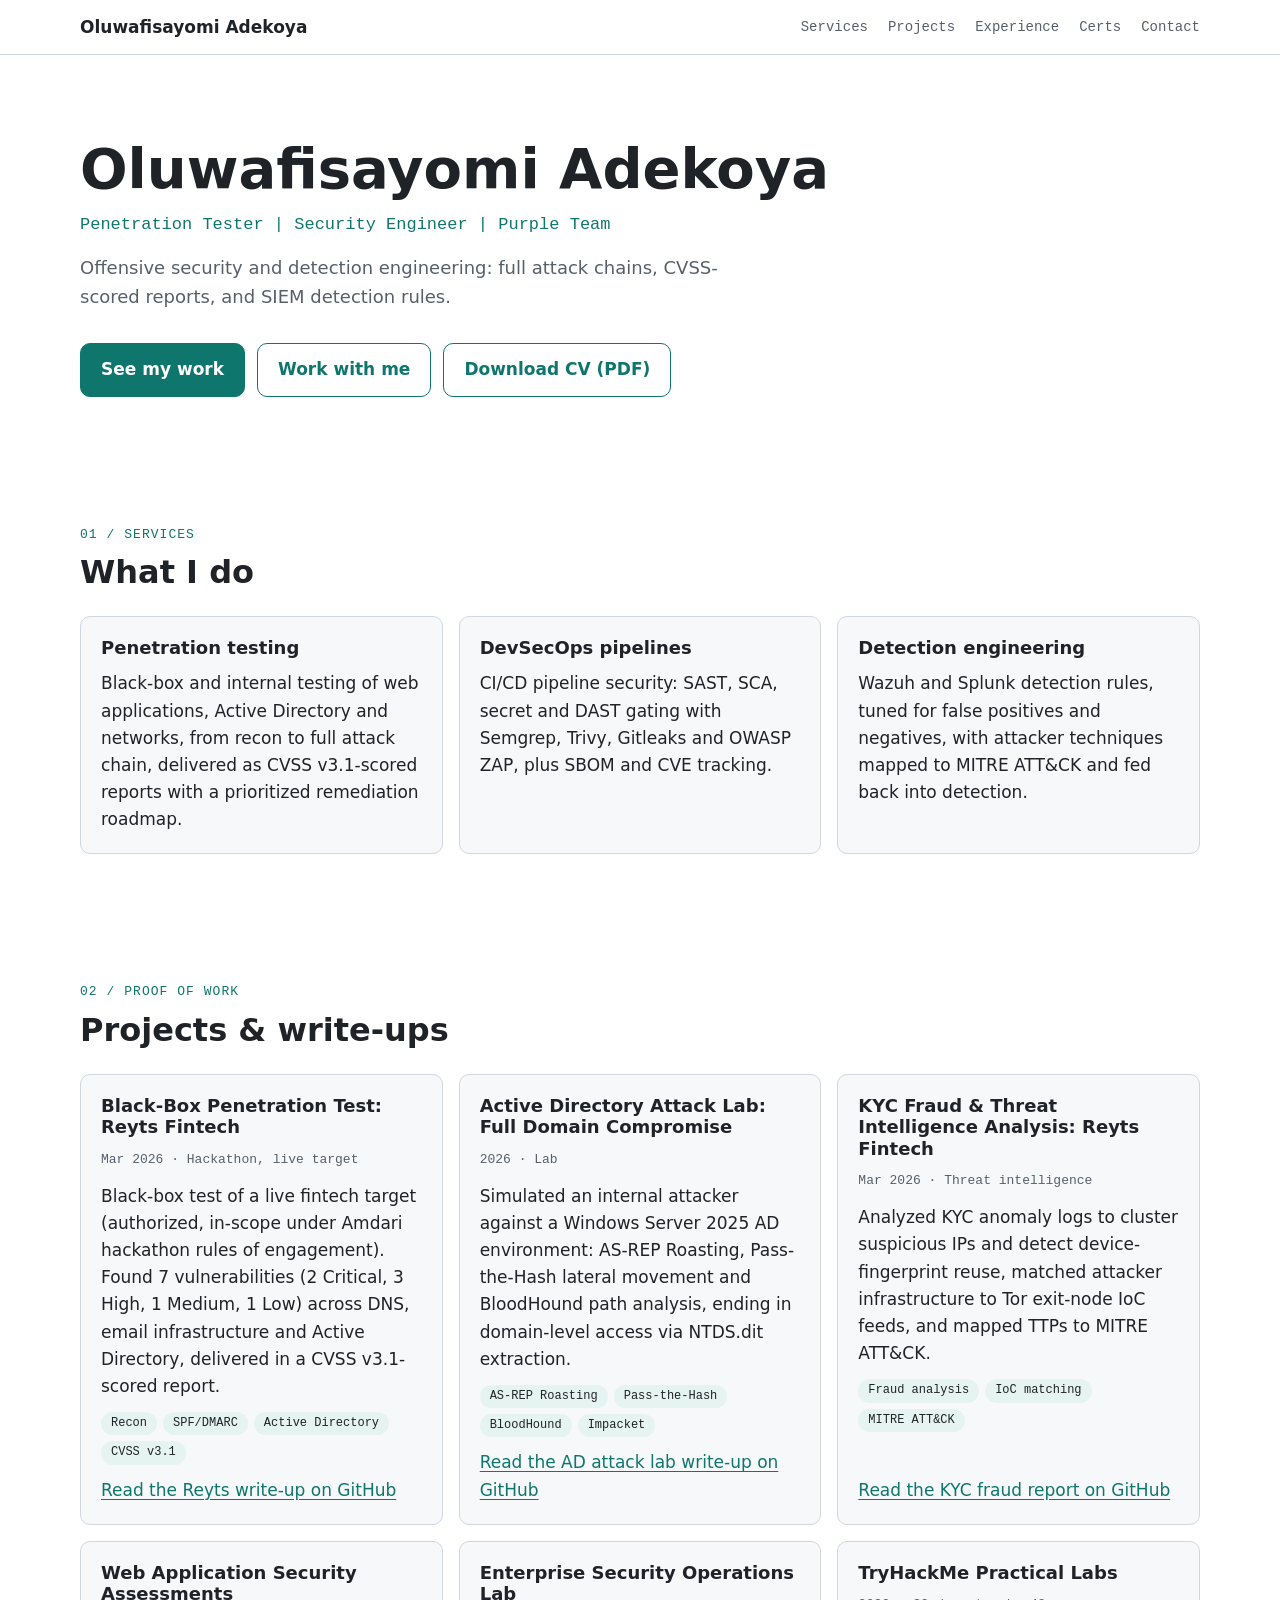
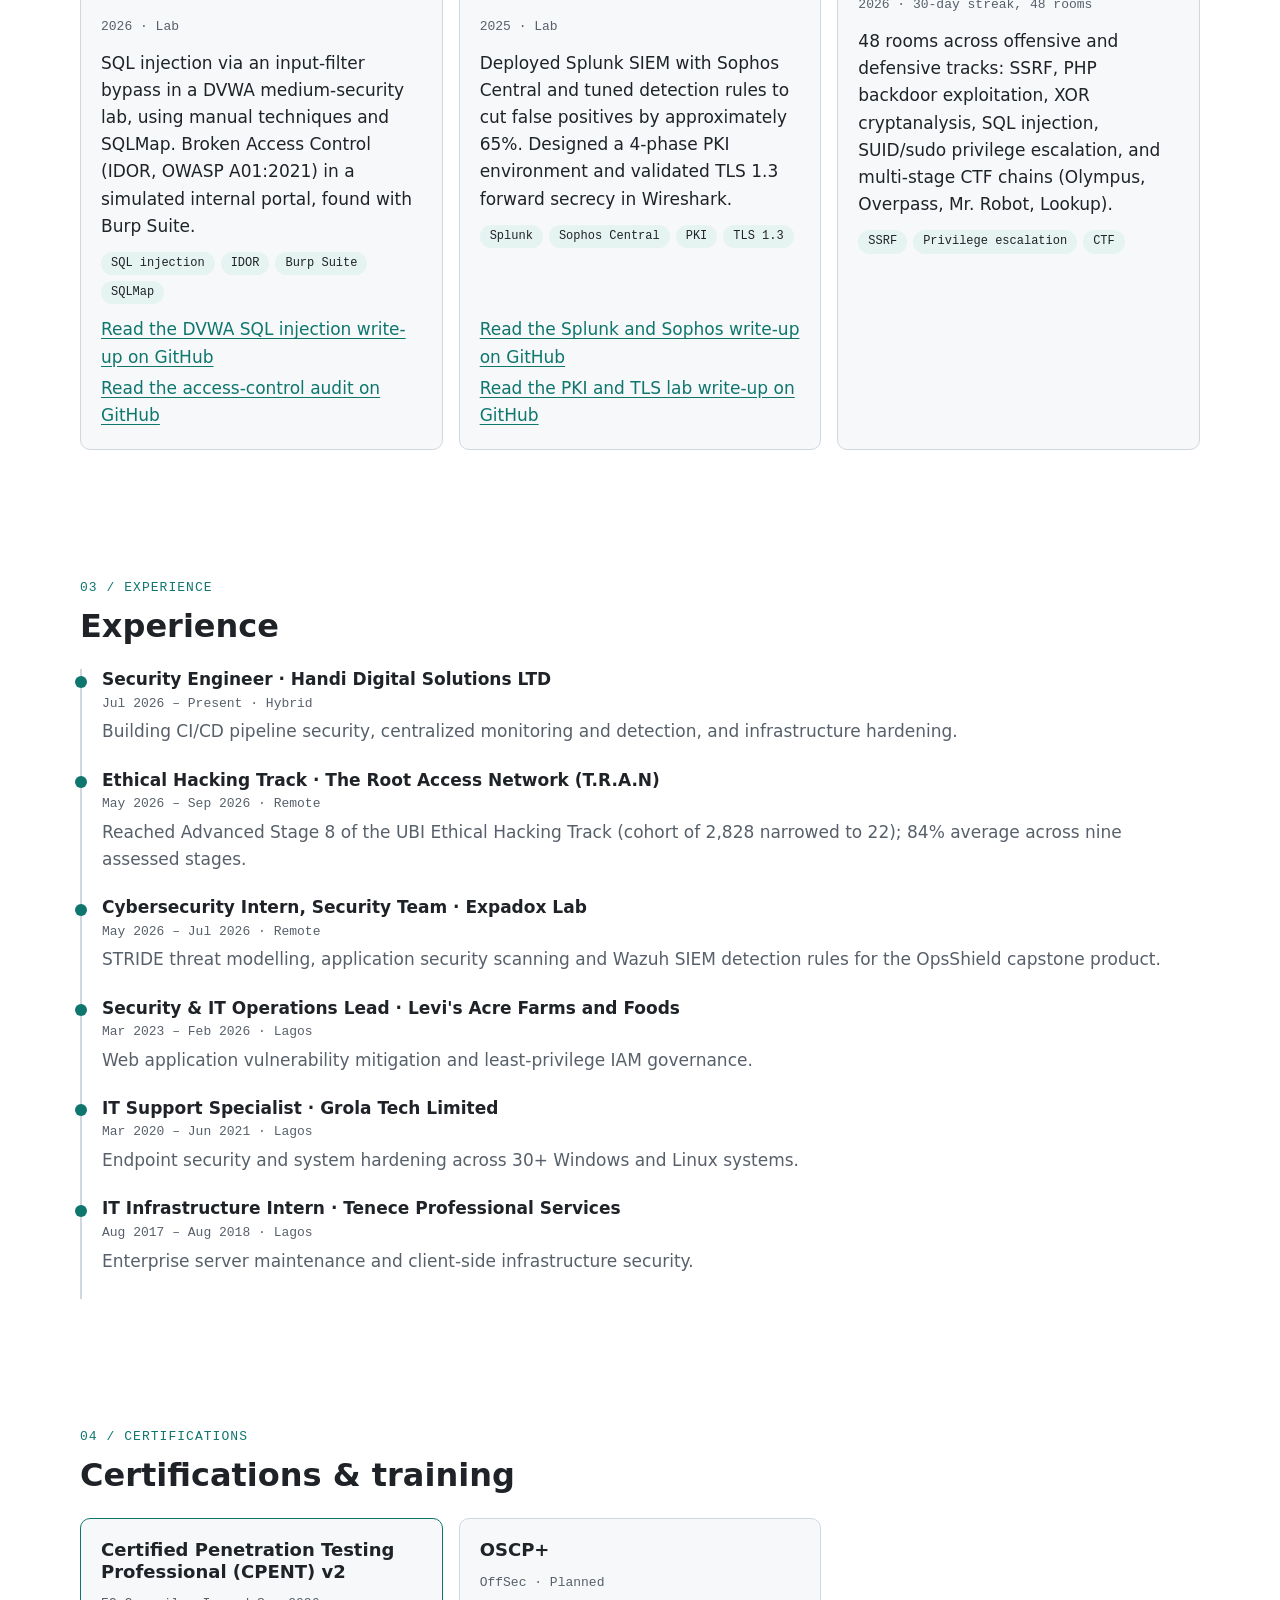
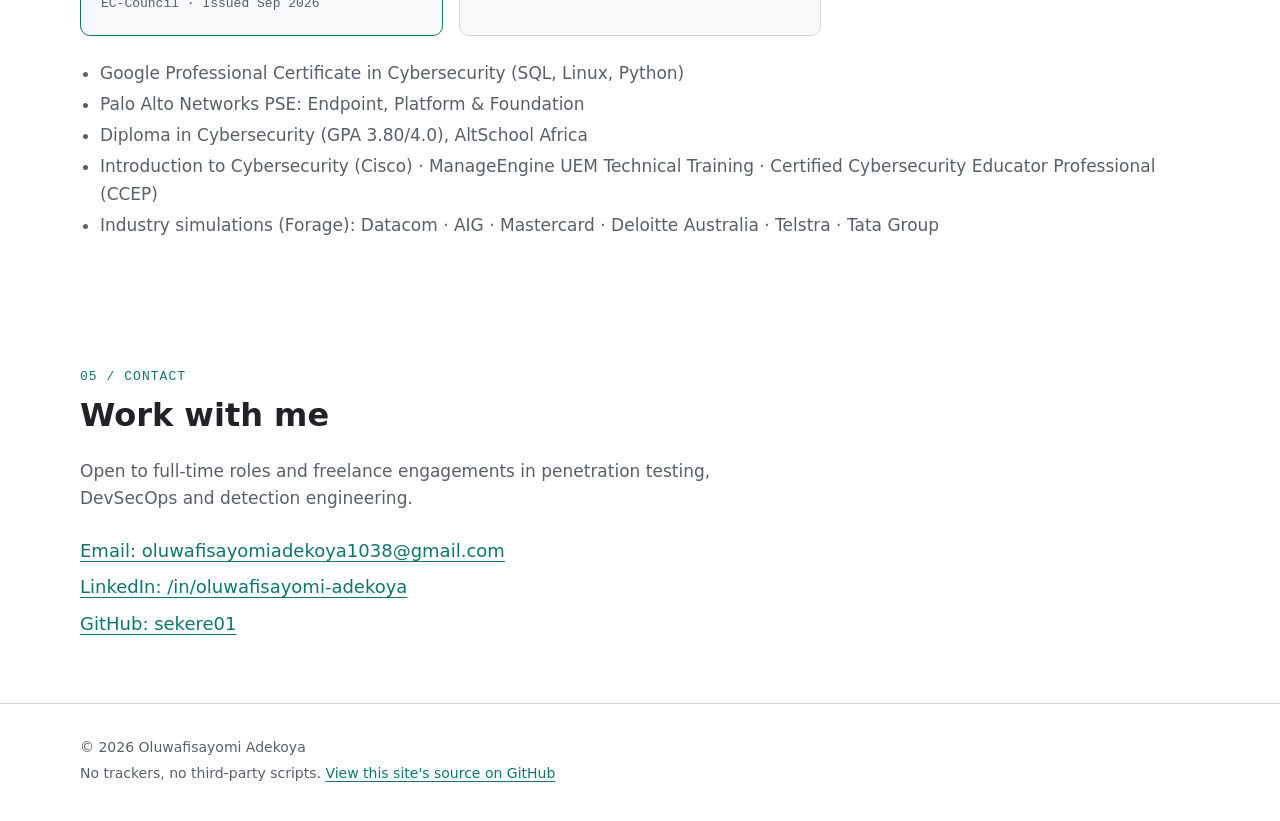
<file: site/index.html>
<!doctype html>
<html lang="en">
<head>
  <meta charset="utf-8">
  <meta http-equiv="Content-Security-Policy" content="default-src 'none'; style-src 'self'; img-src 'self'; font-src 'self'; base-uri 'none'; form-action 'none'">
  <meta name="viewport" content="width=device-width, initial-scale=1">
  <title>Oluwafisayomi Adekoya — Penetration Tester &amp; Security Engineer</title>
  <meta name="description" content="Penetration tester, security engineer and purple teamer. Full attack chains, CVSS-scored reports and SIEM detection rules. Open to full-time roles and freelance engagements.">
  <link rel="canonical" href="https://sekere01.github.io/">
  <link rel="icon" href="assets/favicon.svg" type="image/svg+xml">
  <link rel="stylesheet" href="styles.css">
  <meta property="og:type" content="website">
  <meta property="og:title" content="Oluwafisayomi Adekoya — Penetration Tester &amp; Security Engineer">
  <meta property="og:description" content="Offensive security and detection engineering: full attack chains, CVSS-scored reports, and SIEM detection rules.">
  <meta property="og:url" content="https://sekere01.github.io/">
  <meta property="og:image" content="https://sekere01.github.io/assets/og.png">
  <meta property="og:image:width" content="1200">
  <meta property="og:image:height" content="630">
  <meta property="og:image:alt" content="Oluwafisayomi Adekoya — Penetration Tester, Security Engineer, Purple Team">
  <meta name="twitter:card" content="summary_large_image">
</head>
<body>
  <a class="skip-link" href="#main">Skip to content</a>

  <header class="site-header">
    <div class="container header-inner">
      <a class="brand" href="#top">Oluwafisayomi Adekoya</a>
      <nav aria-label="Sections">
        <ul class="nav-list">
          <li><a href="#services">Services</a></li>
          <li><a href="#projects">Projects</a></li>
          <li><a href="#experience">Experience</a></li>
          <li><a href="#certifications">Certs</a></li>
          <li><a href="#contact">Contact</a></li>
        </ul>
      </nav>
    </div>
  </header>

  <main id="main">
    <section id="top" class="hero" aria-labelledby="hero-title">
      <div class="container">
        <h1 id="hero-title">Oluwafisayomi Adekoya</h1>
        <p class="headline">Penetration Tester | Security Engineer | Purple Team</p>
        <p class="pitch">Offensive security and detection engineering: full attack chains, CVSS-scored reports, and SIEM detection rules.</p>
        <div class="cta-row">
          <a class="button button-primary" href="#projects">See my work</a>
          <a class="button button-secondary" href="#contact">Work with me</a>
          <a class="button button-secondary" href="assets/Oluwafisayomi_Adekoya_CV.pdf" download>Download CV (PDF)</a>
        </div>
      </div>
    </section>

    <section id="services" aria-labelledby="services-title">
      <div class="container">
        <p class="section-label">01 / Services</p>
        <h2 id="services-title">What I do</h2>
        <div class="grid">
          <article class="card">
            <h3>Penetration testing</h3>
            <p>Black-box and internal testing of web applications, Active Directory and networks, from recon to full attack chain, delivered as CVSS v3.1-scored reports with a prioritized remediation roadmap.</p>
          </article>
          <article class="card">
            <h3>DevSecOps pipelines</h3>
            <p>CI/CD pipeline security: SAST, SCA, secret and DAST gating with Semgrep, Trivy, Gitleaks and OWASP ZAP, plus SBOM and CVE tracking.</p>
          </article>
          <article class="card">
            <h3>Detection engineering</h3>
            <p>Wazuh and Splunk detection rules, tuned for false positives and negatives, with attacker techniques mapped to MITRE ATT&amp;CK and fed back into detection.</p>
          </article>
        </div>
      </div>
    </section>

    <section id="projects" aria-labelledby="projects-title">
      <div class="container">
        <p class="section-label">02 / Proof of work</p>
        <h2 id="projects-title">Projects &amp; write-ups</h2>
        <div class="grid">
          <article class="card">
            <h3>Black-Box Penetration Test: Reyts Fintech</h3>
            <p class="meta">Mar 2026 · Hackathon, live target</p>
            <p>Black-box test of a live fintech target (authorized, in-scope under Amdari hackathon rules of engagement). Found 7 vulnerabilities (2 Critical, 3 High, 1 Medium, 1 Low) across DNS, email infrastructure and Active Directory, delivered in a CVSS v3.1-scored report.</p>
            <ul class="tags" aria-label="Techniques">
              <li>Recon</li><li>SPF/DMARC</li><li>Active Directory</li><li>CVSS v3.1</li>
            </ul>
            <div class="card-links">
              <a href="https://github.com/sekere01/Black-Box_Pentest_Reyts_Fintech">Read the Reyts write-up on GitHub</a>
            </div>
          </article>
          <article class="card">
            <h3>Active Directory Attack Lab: Full Domain Compromise</h3>
            <p class="meta">2026 · Lab</p>
            <p>Simulated an internal attacker against a Windows Server 2025 AD environment: AS-REP Roasting, Pass-the-Hash lateral movement and BloodHound path analysis, ending in domain-level access via NTDS.dit extraction.</p>
            <ul class="tags" aria-label="Techniques">
              <li>AS-REP Roasting</li><li>Pass-the-Hash</li><li>BloodHound</li><li>Impacket</li>
            </ul>
            <div class="card-links">
              <a href="https://github.com/sekere01/active-directory-attack-lab">Read the AD attack lab write-up on GitHub</a>
            </div>
          </article>
          <article class="card">
            <h3>KYC Fraud &amp; Threat Intelligence Analysis: Reyts Fintech</h3>
            <p class="meta">Mar 2026 · Threat intelligence</p>
            <p>Analyzed KYC anomaly logs to cluster suspicious IPs and detect device-fingerprint reuse, matched attacker infrastructure to Tor exit-node IoC feeds, and mapped TTPs to MITRE ATT&amp;CK.</p>
            <ul class="tags" aria-label="Techniques">
              <li>Fraud analysis</li><li>IoC matching</li><li>MITRE ATT&amp;CK</li>
            </ul>
            <div class="card-links">
              <a href="https://github.com/sekere01/KYC_FRAUD_REPORT">Read the KYC fraud report on GitHub</a>
            </div>
          </article>
          <article class="card">
            <h3>Web Application Security Assessments</h3>
            <p class="meta">2026 · Lab</p>
            <p>SQL injection via an input-filter bypass in a DVWA medium-security lab, using manual techniques and SQLMap. Broken Access Control (IDOR, OWASP A01:2021) in a simulated internal portal, found with Burp Suite.</p>
            <ul class="tags" aria-label="Techniques">
              <li>SQL injection</li><li>IDOR</li><li>Burp Suite</li><li>SQLMap</li>
            </ul>
            <div class="card-links">
              <a href="https://github.com/sekere01/DVWA-Medium-Level-SQL-Injection-Assessment">Read the DVWA SQL injection write-up on GitHub</a>
              <a href="https://github.com/sekere01/internal-portal-access-control-audit">Read the access-control audit on GitHub</a>
            </div>
          </article>
          <article class="card">
            <h3>Enterprise Security Operations Lab</h3>
            <p class="meta">2025 · Lab</p>
            <p>Deployed Splunk SIEM with Sophos Central and tuned detection rules to cut false positives by approximately 65%. Designed a 4-phase PKI environment and validated TLS 1.3 forward secrecy in Wireshark.</p>
            <ul class="tags" aria-label="Techniques">
              <li>Splunk</li><li>Sophos Central</li><li>PKI</li><li>TLS 1.3</li>
            </ul>
            <div class="card-links">
              <a href="https://github.com/sekere01/splunk-siem-sophos-integration">Read the Splunk and Sophos write-up on GitHub</a>
              <a href="https://github.com/sekere01/enterprise-pki-tls-ssh-security-lab">Read the PKI and TLS lab write-up on GitHub</a>
            </div>
          </article>
          <article class="card">
            <h3>TryHackMe Practical Labs</h3>
            <p class="meta">2026 · 30-day streak, 48 rooms</p>
            <p>48 rooms across offensive and defensive tracks: SSRF, PHP backdoor exploitation, XOR cryptanalysis, SQL injection, SUID/sudo privilege escalation, and multi-stage CTF chains (Olympus, Overpass, Mr. Robot, Lookup).</p>
            <ul class="tags" aria-label="Techniques">
              <li>SSRF</li><li>Privilege escalation</li><li>CTF</li>
            </ul>
          </article>
        </div>
      </div>
    </section>

    <section id="experience" aria-labelledby="experience-title">
      <div class="container">
        <p class="section-label">03 / Experience</p>
        <h2 id="experience-title">Experience</h2>
        <ol class="timeline" role="list">
          <li>
            <h3>Security Engineer · Handi Digital Solutions LTD</h3>
            <p class="meta">Jul 2026 – Present · Hybrid</p>
            <p>Building CI/CD pipeline security, centralized monitoring and detection, and infrastructure hardening.</p>
          </li>
          <li>
            <h3>Ethical Hacking Track · The Root Access Network (T.R.A.N)</h3>
            <p class="meta">May 2026 – Sep 2026 · Remote</p>
            <p>Reached Advanced Stage 8 of the UBI Ethical Hacking Track (cohort of 2,828 narrowed to 22); 84% average across nine assessed stages.</p>
          </li>
          <li>
            <h3>Cybersecurity Intern, Security Team · Expadox Lab</h3>
            <p class="meta">May 2026 – Jul 2026 · Remote</p>
            <p>STRIDE threat modelling, application security scanning and Wazuh SIEM detection rules for the OpsShield capstone product.</p>
          </li>
          <li>
            <h3>Security &amp; IT Operations Lead · Levi's Acre Farms and Foods</h3>
            <p class="meta">Mar 2023 – Feb 2026 · Lagos</p>
            <p>Web application vulnerability mitigation and least-privilege IAM governance.</p>
          </li>
          <li>
            <h3>IT Support Specialist · Grola Tech Limited</h3>
            <p class="meta">Mar 2020 – Jun 2021 · Lagos</p>
            <p>Endpoint security and system hardening across 30+ Windows and Linux systems.</p>
          </li>
          <li>
            <h3>IT Infrastructure Intern · Tenece Professional Services</h3>
            <p class="meta">Aug 2017 – Aug 2018 · Lagos</p>
            <p>Enterprise server maintenance and client-side infrastructure security.</p>
          </li>
        </ol>
      </div>
    </section>

    <section id="certifications" aria-labelledby="certifications-title">
      <div class="container">
        <p class="section-label">04 / Certifications</p>
        <h2 id="certifications-title">Certifications &amp; training</h2>
        <div class="grid">
          <article class="card cert-featured">
            <h3>Certified Penetration Testing Professional (CPENT) v2</h3>
            <p class="meta">EC-Council · Issued Sep 2026</p>
          </article>
          <article class="card">
            <h3>OSCP+</h3>
            <p class="meta">OffSec · Planned</p>
          </article>
        </div>
        <ul class="cert-list">
          <li>Google Professional Certificate in Cybersecurity (SQL, Linux, Python)</li>
          <li>Palo Alto Networks PSE: Endpoint, Platform &amp; Foundation</li>
          <li>Diploma in Cybersecurity (GPA 3.80/4.0), AltSchool Africa</li>
          <li>Introduction to Cybersecurity (Cisco) · ManageEngine UEM Technical Training · Certified Cybersecurity Educator Professional (CCEP)</li>
          <li>Industry simulations (Forage): Datacom · AIG · Mastercard · Deloitte Australia · Telstra · Tata Group</li>
        </ul>
      </div>
    </section>

    <section id="contact" aria-labelledby="contact-title">
      <div class="container">
        <p class="section-label">05 / Contact</p>
        <h2 id="contact-title">Work with me</h2>
        <p class="contact-lead">Open to full-time roles and freelance engagements in penetration testing, DevSecOps and detection engineering.</p>
        <ul class="contact-links">
          <li><a href="mailto:oluwafisayomiadekoya1038@gmail.com">Email: oluwafisayomiadekoya1038@gmail.com</a></li>
          <li><a href="https://www.linkedin.com/in/oluwafisayomi-adekoya">LinkedIn: /in/oluwafisayomi-adekoya</a></li>
          <li><a href="https://github.com/sekere01">GitHub: sekere01</a></li>
        </ul>
      </div>
    </section>
  </main>

  <footer class="site-footer">
    <div class="container">
      <p>© 2026 Oluwafisayomi Adekoya</p>
      <p>No trackers, no third-party scripts. <a href="https://github.com/sekere01/sekere01.github.io">View this site's source on GitHub</a></p>
    </div>
  </footer>
</body>
</html>
</file>
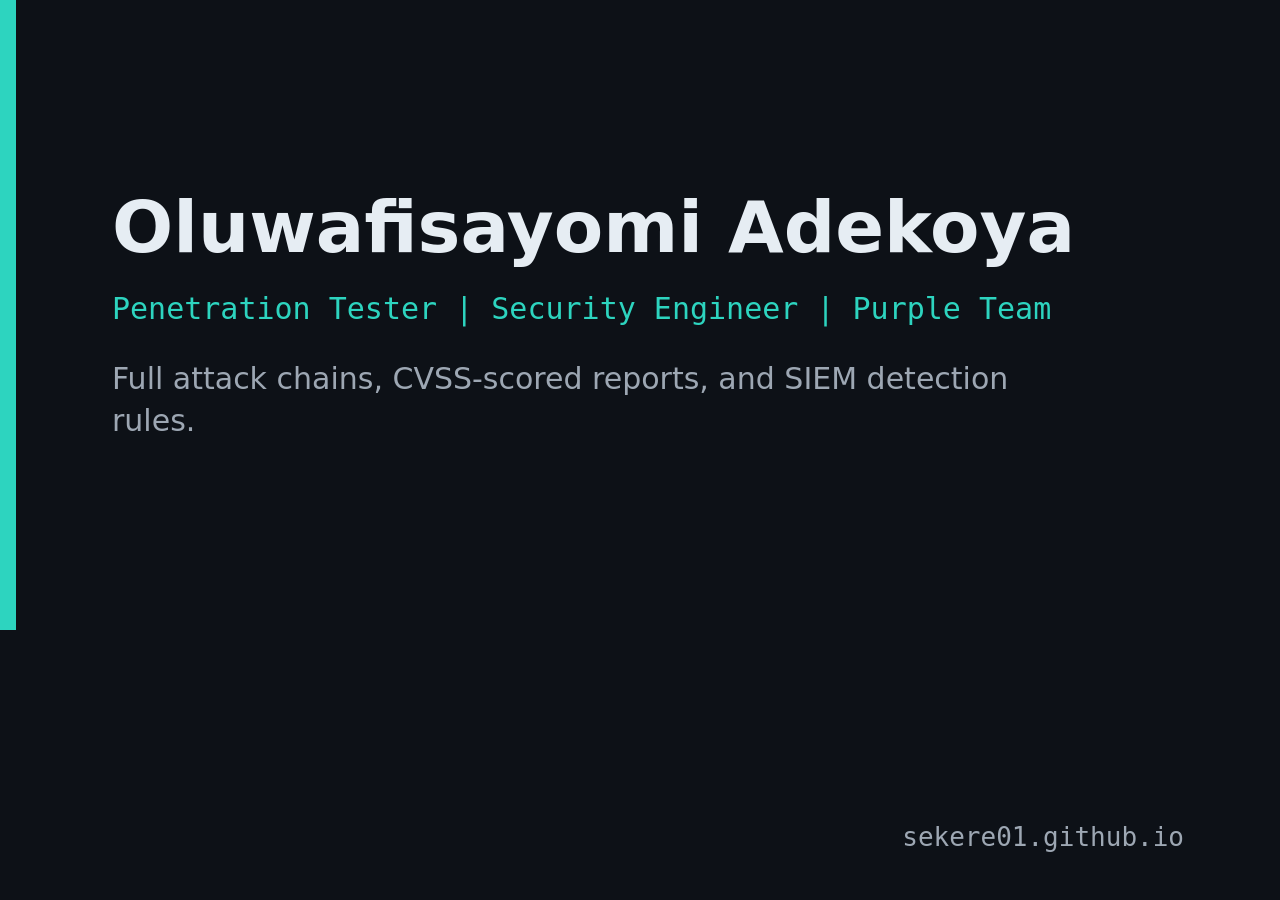
<file: assets-src/og.html>
<!doctype html>
<html lang="en">
<head>
  <meta charset="utf-8">
  <style>
    html, body { margin: 0; width: 1200px; height: 630px; overflow: hidden; }
    body {
      display: flex; flex-direction: column; justify-content: center; padding: 0 96px; box-sizing: border-box;
      background: #0d1117; color: #e6edf3; font-family: system-ui, -apple-system, "Segoe UI", Roboto, Arial, sans-serif;
      border-left: 16px solid #2dd4bf;
    }
    h1 { font-size: 72px; line-height: 1.1; margin: 0 0 24px; }
    p { margin: 0; }
    .role { font-family: ui-monospace, Menlo, Consolas, monospace; color: #2dd4bf; font-size: 30px; margin-bottom: 32px; }
    .pitch { color: #9da7b3; font-size: 30px; max-width: 900px; line-height: 1.4; }
    .url { position: absolute; bottom: 48px; right: 96px; font-family: ui-monospace, Menlo, Consolas, monospace; color: #9da7b3; font-size: 26px; }
  </style>
</head>
<body>
  <h1>Oluwafisayomi Adekoya</h1>
  <p class="role">Penetration Tester | Security Engineer | Purple Team</p>
  <p class="pitch">Full attack chains, CVSS-scored reports, and SIEM detection rules.</p>
  <p class="url">sekere01.github.io</p>
</body>
</html>
</file>
<file: site/styles.css>
:root {
  color-scheme: dark light;
  --bg: #0d1117;
  --surface: #161b22;
  --border: #30363d;
  --text: #e6edf3;
  --muted: #9da7b3;
  --accent: #2dd4bf;
  --accent-contrast: #0d1117;
  --tag-bg: #1f2a2e;
  --scroll-shadow: rgba(230, 237, 243, 0.3);
  --radius: 10px;
  --max: 72rem;
  --font-sans: system-ui, -apple-system, "Segoe UI", Roboto, "Helvetica Neue", Arial, sans-serif;
  --font-mono: ui-monospace, SFMono-Regular, Menlo, Consolas, "Liberation Mono", monospace;
}

@media (prefers-color-scheme: light) {
  :root {
    --bg: #ffffff;
    --surface: #f6f8fa;
    --border: #d0d7de;
    --text: #1f2328;
    --muted: #57606a;
    --accent: #0f766e;
    --accent-contrast: #ffffff;
    --tag-bg: #e6f4f1;
    --scroll-shadow: rgba(31, 35, 40, 0.2);
  }
}

*, *::before, *::after { box-sizing: border-box; }

html { scroll-behavior: smooth; scroll-padding-top: 5rem; }

@media (prefers-reduced-motion: reduce) {
  html { scroll-behavior: auto; }
  *, *::before, *::after { transition: none !important; animation: none !important; }
}

body {
  margin: 0;
  background: var(--bg);
  color: var(--text);
  font-family: var(--font-sans);
  font-size: 1.0625rem;
  line-height: 1.6;
}

img { max-width: 100%; height: auto; }

a { color: var(--accent); text-underline-offset: 0.2em; }
a:hover { text-decoration-thickness: 2px; }

:focus-visible { outline: 3px solid var(--accent); outline-offset: 3px; border-radius: 4px; }

.container { width: 100%; max-width: var(--max); margin: 0 auto; padding: 0 1rem; }

.skip-link {
  position: absolute;
  left: 1rem;
  top: -4rem;
  z-index: 100;
  padding: 0.5rem 1rem;
  background: var(--accent);
  color: var(--accent-contrast);
  border-radius: var(--radius);
}
.skip-link:focus { top: 1rem; }

.site-header {
  position: sticky;
  top: 0;
  z-index: 50;
  background: var(--bg);
  border-bottom: 1px solid var(--border);
}
.header-inner {
  display: flex;
  flex-wrap: wrap;
  align-items: center;
  justify-content: space-between;
  gap: 0.25rem 1.5rem;
  padding-top: 0.75rem;
  padding-bottom: 0.75rem;
}
.header-inner nav { min-width: 0; max-width: 100%; }
.brand { color: var(--text); font-weight: 700; text-decoration: none; }
.nav-list {
  display: flex;
  gap: 1.25rem;
  margin: 0;
  padding: 0;
  list-style: none;
  overflow-x: auto;
  /* Scroll hint without JavaScript: the two "local" covers move with the links and hide
     the two fixed edge shadows, so a shadow shows only on a side with more links to scroll to. */
  background:
    linear-gradient(to right, var(--bg) 40%, transparent) left / 1.5rem 100% no-repeat local,
    linear-gradient(to left, var(--bg) 40%, transparent) right / 1.5rem 100% no-repeat local,
    linear-gradient(to right, var(--scroll-shadow), transparent) left / 0.75rem 100% no-repeat scroll,
    linear-gradient(to left, var(--scroll-shadow), transparent) right / 0.75rem 100% no-repeat scroll;
  background-color: var(--bg);
}
.nav-list a {
  display: inline-block;
  padding: 0.25rem 0;
  color: var(--muted);
  font-family: var(--font-mono);
  font-size: 0.875rem;
  text-decoration: none;
  white-space: nowrap;
}
.nav-list a:hover { color: var(--text); }

section { padding: 4rem 0; }
h1, h2, h3 { line-height: 1.2; }
h2 { font-size: clamp(1.5rem, 1.2rem + 1.2vw, 2rem); margin: 0 0 1.5rem; }

.section-label {
  margin: 0 0 0.5rem;
  color: var(--accent);
  font-family: var(--font-mono);
  font-size: 0.8125rem;
  letter-spacing: 0.08em;
  text-transform: uppercase;
}

.hero { padding: 5rem 0 4rem; }
.hero h1 { font-size: clamp(2.25rem, 1.5rem + 3vw, 3.5rem); margin: 0 0 0.5rem; }
.headline { margin: 0 0 1rem; color: var(--accent); font-family: var(--font-mono); }
.pitch { max-width: 40rem; margin: 0 0 2rem; color: var(--muted); font-size: 1.125rem; }

.cta-row { display: flex; flex-wrap: wrap; gap: 0.75rem; }
.button {
  display: inline-block;
  padding: 0.75rem 1.25rem;
  border: 1px solid var(--accent);
  border-radius: var(--radius);
  font-weight: 600;
  text-decoration: none;
}
.button-primary { background: var(--accent); color: var(--accent-contrast); }
.button-secondary { color: var(--accent); }

.grid { display: grid; gap: 1rem; grid-template-columns: 1fr; }
@media (min-width: 40rem) { .grid { grid-template-columns: repeat(2, 1fr); } }
@media (min-width: 64rem) { .grid { grid-template-columns: repeat(3, 1fr); } }

.card {
  display: flex;
  flex-direction: column;
  gap: 0.75rem;
  padding: 1.25rem;
  background: var(--surface);
  border: 1px solid var(--border);
  border-radius: var(--radius);
}
.card h3 { margin: 0; font-size: 1.125rem; }
.card p { margin: 0; }
.cert-featured { border-color: var(--accent); }

.meta { color: var(--muted); font-family: var(--font-mono); font-size: 0.8125rem; }

.tags { display: flex; flex-wrap: wrap; gap: 0.375rem; margin: 0; padding: 0; list-style: none; }
.tags li {
  padding: 0.125rem 0.625rem;
  background: var(--tag-bg);
  color: var(--text);
  border-radius: 999px;
  font-family: var(--font-mono);
  font-size: 0.75rem;
}

.card-links { display: flex; flex-direction: column; gap: 0.25rem; margin-top: auto; }

.timeline { margin: 0; padding: 0; list-style: none; border-left: 2px solid var(--border); }
.timeline li { position: relative; padding: 0 0 1.5rem 1.25rem; }
.timeline li::before {
  content: "";
  position: absolute;
  left: -7px;
  top: 0.4rem;
  width: 12px;
  height: 12px;
  border-radius: 50%;
  background: var(--accent);
}
.timeline h3 { margin: 0; font-size: 1.0625rem; }
.timeline p { margin: 0.25rem 0 0; }
.timeline p:last-child { color: var(--muted); }

.cert-list { margin: 1.5rem 0 0; padding-left: 1.25rem; color: var(--muted); }
.cert-list li + li { margin-top: 0.25rem; }

.contact-lead { max-width: 40rem; margin: 0; color: var(--muted); }
.contact-links {
  display: flex;
  flex-direction: column;
  gap: 0.5rem;
  margin: 1.5rem 0 0;
  padding: 0;
  list-style: none;
  font-size: 1.125rem;
}
.contact-links a { overflow-wrap: anywhere; }

.site-footer { padding: 2rem 0; border-top: 1px solid var(--border); color: var(--muted); font-size: 0.875rem; }
.site-footer p { margin: 0 0 0.25rem; }
</file>
